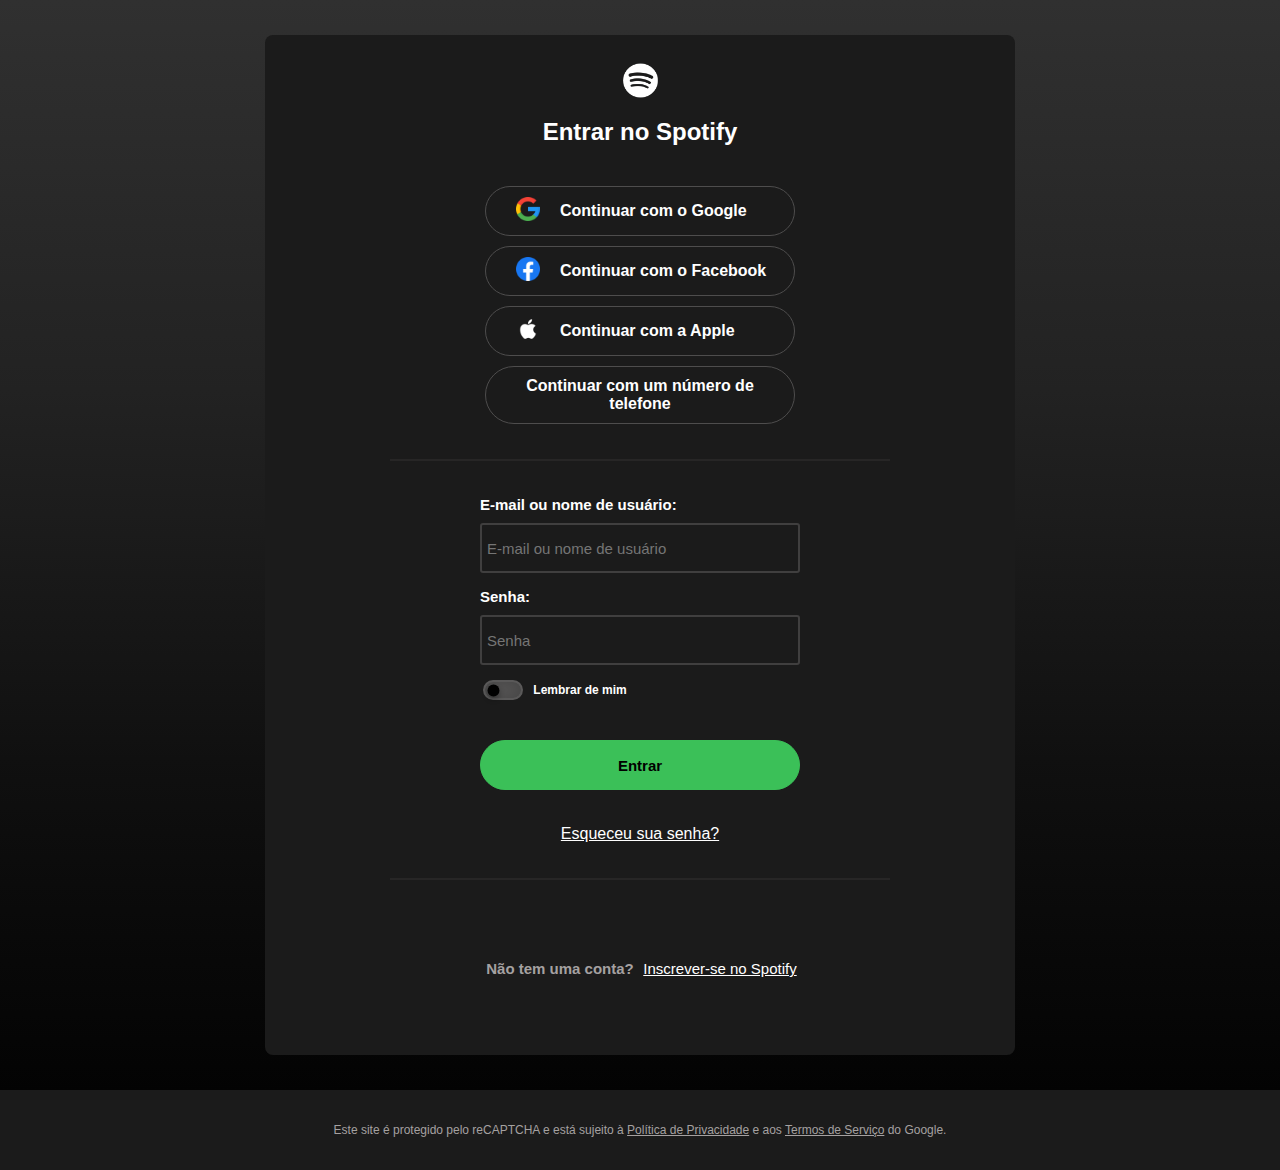
<file: index.html>
<!-- Flávia Glenda  e Lucas Randal -->
<!DOCTYPE html>
<html lang="en">
<head>
    <meta charset="UTF-8">
    <meta name="viewport" content="width=device-width, initial-scale=1.0">
    <link rel="stylesheet" href="https://cdn.jsdelivr.net/npm/bootstrap-icons@1.11.3/font/bootstrap-icons.min.css">
    <link rel="stylesheet" href="login.css">
    <link rel="icon" href="./img/spotify - black.png">
    <title>Login - Spotify</title>
</head>
<body>
    <div id="login">
        <img src="img/spotify.ico" alt="Spotify Logo" class="main-logo">
        <h2 class="main-logo2">Entrar no Spotify</h2>
        <div id="frlogin">
            <a href="https://accounts.google.com/v3/signin/identifier?hl=pt-br&ifkv=AS5LTASpR66GkH7bjEVKapPZXYIjtJPXOrxdkRikQJ6KngVRe0C3hMqNIEGahAULgm0c7XhjAHhMcg&flowName=GlifWebSignIn&flowEntry=ServiceLogin&dsh=S-821415896%3A1717671254342498&ddm=0" class="meio" target="_blank">
                <div class="icon">
                    <img src="icons/google.ico" alt="Google Icon">
                </div>
                <p>Continuar com o Google</p>
            </a>
            <a href="https://www.facebook.com/login.php?skip_api_login=1&api_key=174829003346&kid_directed_site=0&app_id=174829003346&signed_next=1&next=https%3A%2F%2Fwww.facebook.com%2Fv17.0%2Fdialog%2Foauth%3Fclient_id%3D174829003346%26state%3DAQDPc0d%252F4HLdMd%252BP83FRLqSt2qBGTERc7Xyc%252BTEktZ%252BQ4M9p%252Biu8%252B8tSeuuB76592tvr%252B8sx9vfqcQ3cVHVPMPB1ErpaJGomfUn%252FcESGYU3RmIq%252BeHUeowtpK8knHGoQNyh6VYqpj270s3YGGL2lut8UaBsgTyRQppLYyEEFF0PniuKWvI9279abMbEkFMqR5tlymXKf2TSgTu03sI6l%252FxIpTrphIv5ixUNwGVZXo8ZAlIwKTUzBXQlMOZNb4y6mTY30ZQaeiRwGUShLuH20v2alDnwfn%252BRp0Ta0sjBvqvYZcLS7%252FU1o50%252FYEYS3G8K60to8cV7zj97OiKJMo7l0ZmWdTqiDznJg1aqWHSk%253D%26redirect_uri%3Dhttps%253A%252F%252Faccounts.spotify.com%252Flogin%252Ffacebook%252Fredirect%26ret%3Dlogin%26fbapp_pres%3D0%26logger_id%3Da235ca11-6b00-4303-a8bd-cd088915c818%26tp%3Dunspecified&cancel_url=https%3A%2F%2Faccounts.spotify.com%2Flogin%2Ffacebook%2Fredirect%3Ferror%3Daccess_denied%26error_code%3D200%26error_description%3DPermissions%2Berror%26error_reason%3Duser_denied%26state%3DAQDPc0d%252F4HLdMd%252BP83FRLqSt2qBGTERc7Xyc%252BTEktZ%252BQ4M9p%252Biu8%252B8tSeuuB76592tvr%252B8sx9vfqcQ3cVHVPMPB1ErpaJGomfUn%252FcESGYU3RmIq%252BeHUeowtpK8knHGoQNyh6VYqpj270s3YGGL2lut8UaBsgTyRQppLYyEEFF0PniuKWvI9279abMbEkFMqR5tlymXKf2TSgTu03sI6l%252FxIpTrphIv5ixUNwGVZXo8ZAlIwKTUzBXQlMOZNb4y6mTY30ZQaeiRwGUShLuH20v2alDnwfn%252BRp0Ta0sjBvqvYZcLS7%252FU1o50%252FYEYS3G8K60to8cV7zj97OiKJMo7l0ZmWdTqiDznJg1aqWHSk%253D%23_%3D_&display=page&locale=pt_BR&pl_dbl=0" class="meio" target="_blank">
                <div class="icon">
                    <img src="icons/facebook.ico" alt="Facebook Icon">
                </div>
                <p>Continuar com o Facebook</p>
            </a>
            <a href="https://appleid.apple.com/auth/authorize?response_type=code&response_mode=form_post&client_id=com.spotify.accounts&state=AQAs9SrgzSOPgxFIkI%2FILJYhWLBI5XLZiElv%2BJLY9IyF5%2BLst2XbpPir3hZ6Jaa00kcdRW9CzScH6Tv%2F5gyJb%2BCRnFxx0TeJun4UWCwctSZ5T3znTvmJlQruC7ro%2FRBxh0P90LjhzecT1XgoNm3gfDmcLfyIq%2FrUOXCW0xd0wNgVT1DmDsHfvQgcGYjs05pl0ixpapmU55vE4zu%2BfDnfuzJJ02FeEj%2FMjdgblDiNztJiFNAaJS6xS0zMSmgnc%2FNGdISVJ%2BQNynaaiA1MIxuZrpZEuJf0SPUWLlLrIIP6glswXkAt5%2Fzqydr6n8hz0E6m2GnHDc9wsUhriRMqOod6%2FDomxVldpT4Vwi6cU24%3D&scope=name+email&redirect_uri=https%3A%2F%2Faccounts.spotify.com%2Flogin%2Fapple%2Fredirect" class="meio" target="_blank">
                <div class="icon">
                    <img src="icons/apple.ico" alt="Apple Icon">
                </div>
                <p>Continuar com a Apple</p>
            </a>
            <a href="https://accounts.spotify.com/pt-BR/login/phone?continue=https%3A%2F%2Fopen.spotify.com%2Fintl-pt&flow_ctx=b252c3a7-0fa7-44b3-aedf-9a333ce35295:1717698024" class="meio" target="_blank">
                <p>Continuar com um número de telefone</p>
            </a>
            <hr>
            <form action="biblioteca.html">
                <div class="form-login">
                    <label for="email-username">E-mail ou nome de usuário:</label>
                    <input type="text" id="email-username" name="email-username" placeholder="E-mail ou nome de usuário" required>
                </div>
                <div class="form-login">
                    <label for="password">Senha:</label>
                    <input type="password" id="password" name="password" placeholder="Senha" required>
                </div>
                <div id="toggle">
                    <input id="tog" type="checkbox">
                    <label for="remember-me" id="remember-me">Lembrar de mim</label>
                </div>                      
                <button>Entrar</button>
            </form>
            <a href="https://accounts.spotify.com/pt-BR/password-reset?flow_ctx=8980743d-6f26-46f3-ad55-c449254b1989%3A1718132174" id="rs" target="_blank">Esqueceu sua senha?</a>
            <hr>
            <div id="nocont">
                <p>Não tem uma conta?</p> <a href="https://www.spotify.com/br-pt/signup?flow_id=91950e3b-93b0-4612-85ef-d9ff96a590f7%3A1717965242&forward_url=https%3A%2F%2Fopen.spotify.com%2Fintl-pt%3Fflow_ctx%3D91950e3b-93b0-4612-85ef-d9ff96a590f7%253A1717965242" target="_blank">Inscrever-se no Spotify</a>
            </div>
        </div>
    </div>
    <footer>
        <p>Este site é protegido pelo reCAPTCHA e está sujeito à <a href="https://policies.google.com/privacy"target="_blank">Política de Privacidade</a> e aos <a href="https://policies.google.com/terms"target="_blank">Termos de Serviço</a> do Google.</p>
    </footer>
</body>
</html>
</file>
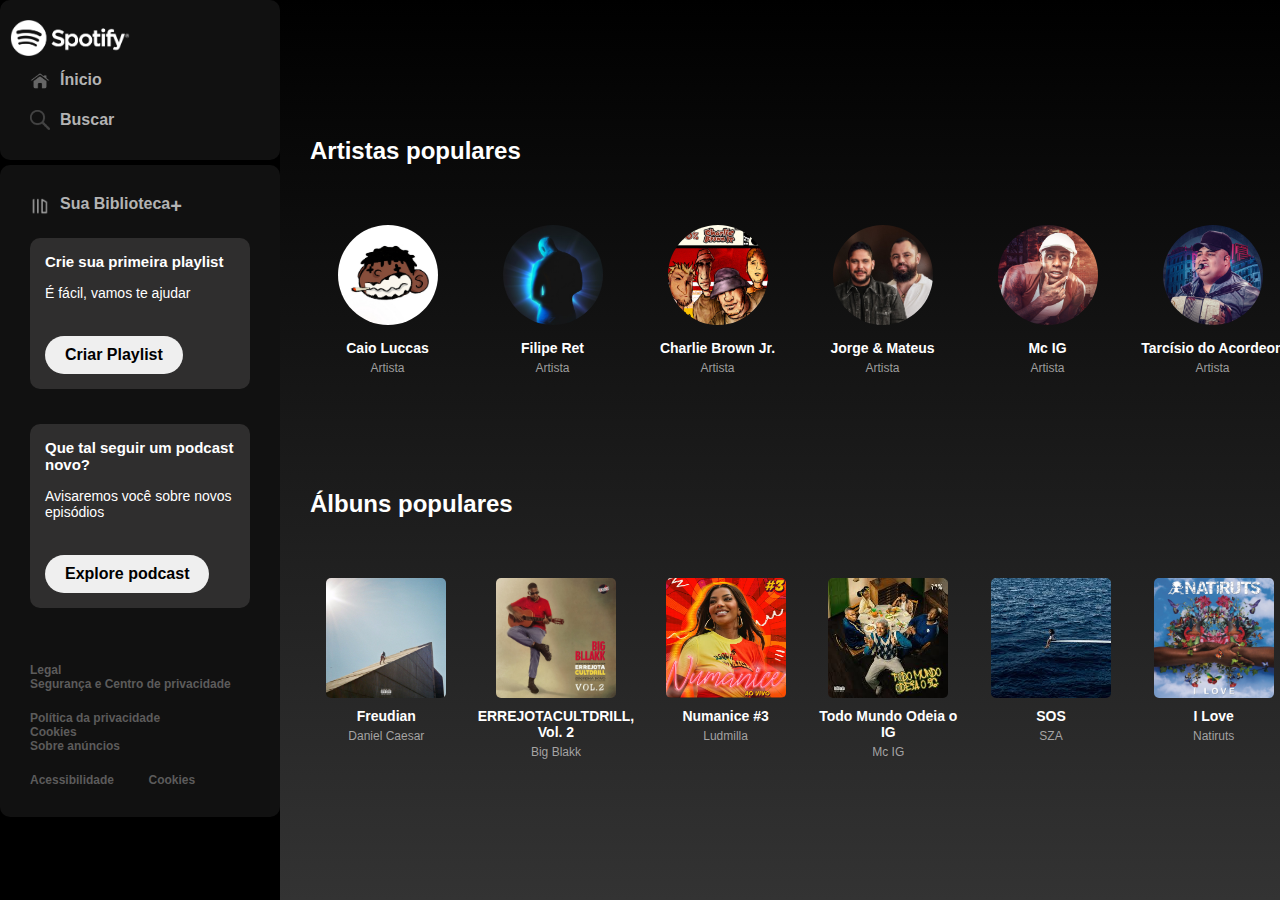
<file: biblioteca.html>
<!-- Flávia Glenda e Lucas Randal -->
<!DOCTYPE html>
<html lang="pt-BR">
<head>
    <meta charset="UTF-8">
    <meta name="viewport" content="width=device-width, initial-scale=1.0">
    <title>Spotify - Web player: música para todas as pessoas</title>
    <link rel="stylesheet" href="biblioteca.css">
    <link rel="stylesheet" href="https://cdnjs.cloudflare.com/ajax/libs/font-awesome/6.0.0-beta3/css/all.min.css">
    <link rel="shortcut icon" href="img/spotifyy.png" >
</head>
<body>
    <div class="sidebar">
        <div class="sidebar-nav">
            <div class="logo">
                <img src="img/logo spotify biblioteca.png" alt="Spotify">
            </div>
            <ul>
                <li>
                    <a href="#">
                        <img src="img/homeeee.png" alt="Ínicio">
                        <span>Ínicio</span>
                    </a>
                </li>
                <li>
                    <a href="#">
                        <img src="img/buscar.png" alt="Buscar">
                        <span>Buscar</span>
                    </a>
                </li>
            </ul>
        </div>
        <div class="sidebar-nav box2">
            <ul>
                <li>
                    <a href="#">
                        <img src="img/biblioteca.png" alt="Biblioteca">
                        <span class="library">Sua Biblioteca</span>
                    </a>
                </li>
                <li>
                    <div class="sidebar-scroll">
                        <div class="playlist">
                            <h4>Crie sua primeira playlist</h4>
                            <p>É fácil, vamos te ajudar</p>
                            <button>Criar Playlist</button>
                        </div>
                    </div>
                </li>
                <li>
                    <div class="playlist">
                        <h4>Que tal seguir um podcast novo?</h4>
                        <p>Avisaremos você sobre novos episódios</p>
                        <button>Explore podcast</button>
                    </div>
                </li>
            </ul>
            </ul>
            <div class="privacidade">
                <ul>
                    <li>
                        <a href="">Legal</a>
                        <a href="">Segurança e Centro de privacidade</a>
                      
                    </li>
                    <li>
                        <a href="">Política da privacidade</a>
                        <a href="">Cookies</a>
                        <a href="">Sobre anúncios</a>
                    </li>
                    <li>
                        <a href="">Acessibilidade</a>
                    </li>
                    <li>
                        <a href="">Cookies</a>
                    </li>
                </ul>
        
        </div>
    </div>
    </div>

    <div class="container">
        <div class="main-content">
            <header>
                <h2>Artistas populares</h2>
                <div class="img">
                    <div class="artist">
                        <img src="./img/CAIO.jpg" alt="Caio Luccas">
                        <h3>Caio Luccas</h3>
                        <p>Artista</p>
                        <img  class="green-play" src="img/green_play.png" alt="">
                    </div>
                    <div class="artist">
                        <img src="./img/FILIPERET.jpg" alt="Filipe Ret">
                        <h3>Filipe Ret</h3>
                        <p>Artista</p>
                        <img  class="green-play" src="img/green_play.png" alt="">
                    </div>
                    <div class="artist">
                        <img src="./img/CHARLIEBROWNJR.jpg" alt="CBJR">
                        <h3>Charlie Brown Jr.</h3>
                        <p>Artista</p>
                        <img  class="green-play" src="img/green_play.png" alt="">
                    </div>
                    <div class="artist">
                        <img src="./img/jorge e mateus.jpg" alt="Jorge e Mateus">
                        <h3>Jorge & Mateus</h3>
                        <p>Artista</p>
                        <img  class="green-play" src="img/green_play.png" alt="">
                    </div>
                    <div class="artist">
                        <img src="./img/MCIG.jpg" alt="MC IG">
                        <h3>Mc IG</h3>
                        <p>Artista</p>
                        <img  class="green-play" src="img/green_play.png" alt="">
                    </div>
                    <div class="artist">
                        <img src="./img/TARCISIODOACORDEON.jpeg" alt="Tarcisio Do Acordeon">
                        <h3>Tarcísio do Acordeon</h3>
                        <p>Artista</p>
                        <img  class="green-play" src="img/green_play.png" alt="">
                    </div>
                </div>
            </header>
        </div>
        <div class="main-content">
            <header>
                <h2>Álbuns populares</h2>
                <div class="img">
                    <div class="album">
                        <img src="./img/danielcaesaralbum.jpg" alt="Daniel Caesar">
                        <h3>Freudian</h3>
                        <p>Daniel Caesar</p>
                        <a href="player.html">
                            <img class="green-play" src="img/green_play.png" alt="">
                        </a>
                    </div>
                    <div class="album">
                        <img src="./img/ALBUMBIGBLAKK.jpg" alt="Big Blakk">
                        <h3>ERREJOTACULTDRILL, Vol. 2</h3>
                        <p>Big Blakk</p>
                        <img  class="green-play" src="img/green_play.png" alt="">
                    </div>
                    <div class="album">
                        <img src="./img/ludmillaalbum.PNG" alt="Ludmilla">
                        <h3>Numanice #3</h3>
                        <p>Ludmilla</p>
                        <img  class="green-play" src="img/green_play.png" alt="">
                    </div>
                    <div class="album">
                        <img src="./img/todomundoodeiaoig.jpg" alt="Mc IG">
                        <h3>Todo Mundo Odeia o IG</h3>
                        <p>Mc IG</p>
                        <img  class="green-play" src="img/green_play.png" alt="">
                    </div>
                    <div class="album">
                        <img src="./img/szaalbum.jpg" alt="SZA">
                        <h3>SOS</h3>
                        <p>SZA</p>
                        <img  class="green-play" src="img/green_play.png" alt="">
                    </div>
                    <div class="album">
                        <img src="./img/natiruts album.jpg" alt="Natiruts">
                        <h3>I Love</h3>
                        <p>Natiruts</p>
                        <img  class="green-play" src="img/green_play.png" alt="">
                    </div>
                </div>
            </header>
        </div>
    </div>
</body>
</html>
</file>
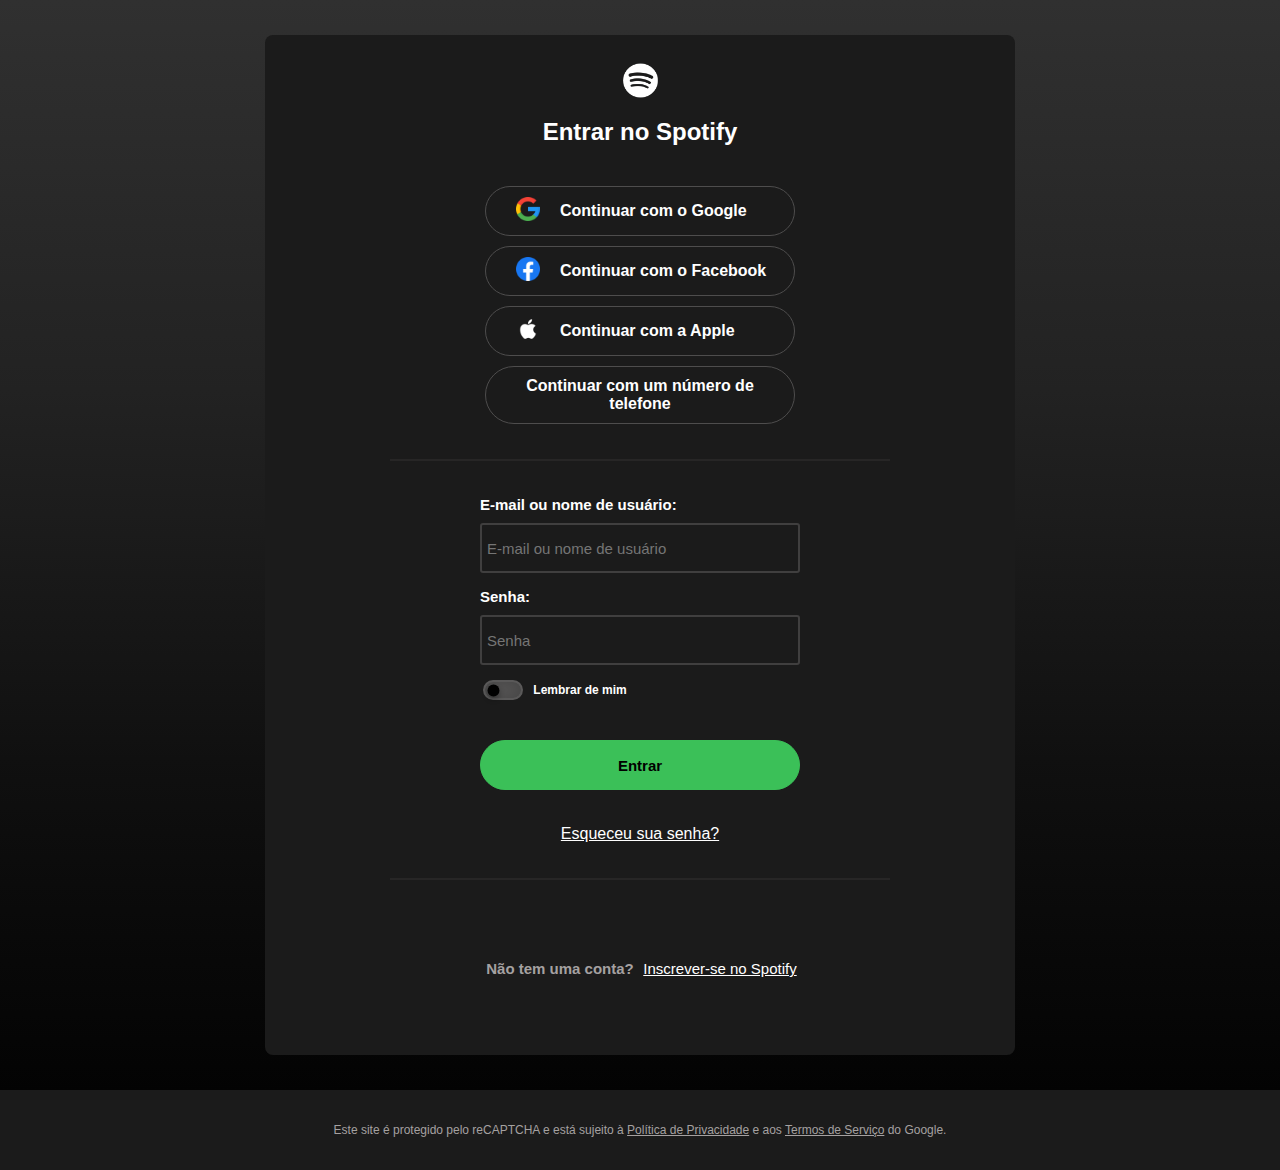
<file: login.html>
<!-- Flávia Glenda  e Lucas Randal -->
<!DOCTYPE html>
<html lang="en">
<head>
    <meta charset="UTF-8">
    <meta name="viewport" content="width=device-width, initial-scale=1.0">
    <link rel="stylesheet" href="https://cdn.jsdelivr.net/npm/bootstrap-icons@1.11.3/font/bootstrap-icons.min.css">
    <link rel="stylesheet" href="login.css">
    <link rel="icon" href="./img/spotify - black.png">
    <title>Spotify Login</title>
</head>
<body>
    <div id="login">
        <img src="img/spotify.ico" alt="Spotify Logo" class="main-logo">
        <h2 class="main-logo2">Entrar no Spotify</h2>
        <div id="frlogin">
            <a href="https://accounts.google.com/v3/signin/identifier?hl=pt-br&ifkv=AS5LTASpR66GkH7bjEVKapPZXYIjtJPXOrxdkRikQJ6KngVRe0C3hMqNIEGahAULgm0c7XhjAHhMcg&flowName=GlifWebSignIn&flowEntry=ServiceLogin&dsh=S-821415896%3A1717671254342498&ddm=0" class="meio" target="_blank">
                <div class="icon">
                    <img src="icons/google.ico" alt="Google Icon">
                </div>
                <p>Continuar com o Google</p>
            </a>
            <a href="https://www.facebook.com/login.php?skip_api_login=1&api_key=174829003346&kid_directed_site=0&app_id=174829003346&signed_next=1&next=https%3A%2F%2Fwww.facebook.com%2Fv17.0%2Fdialog%2Foauth%3Fclient_id%3D174829003346%26state%3DAQDPc0d%252F4HLdMd%252BP83FRLqSt2qBGTERc7Xyc%252BTEktZ%252BQ4M9p%252Biu8%252B8tSeuuB76592tvr%252B8sx9vfqcQ3cVHVPMPB1ErpaJGomfUn%252FcESGYU3RmIq%252BeHUeowtpK8knHGoQNyh6VYqpj270s3YGGL2lut8UaBsgTyRQppLYyEEFF0PniuKWvI9279abMbEkFMqR5tlymXKf2TSgTu03sI6l%252FxIpTrphIv5ixUNwGVZXo8ZAlIwKTUzBXQlMOZNb4y6mTY30ZQaeiRwGUShLuH20v2alDnwfn%252BRp0Ta0sjBvqvYZcLS7%252FU1o50%252FYEYS3G8K60to8cV7zj97OiKJMo7l0ZmWdTqiDznJg1aqWHSk%253D%26redirect_uri%3Dhttps%253A%252F%252Faccounts.spotify.com%252Flogin%252Ffacebook%252Fredirect%26ret%3Dlogin%26fbapp_pres%3D0%26logger_id%3Da235ca11-6b00-4303-a8bd-cd088915c818%26tp%3Dunspecified&cancel_url=https%3A%2F%2Faccounts.spotify.com%2Flogin%2Ffacebook%2Fredirect%3Ferror%3Daccess_denied%26error_code%3D200%26error_description%3DPermissions%2Berror%26error_reason%3Duser_denied%26state%3DAQDPc0d%252F4HLdMd%252BP83FRLqSt2qBGTERc7Xyc%252BTEktZ%252BQ4M9p%252Biu8%252B8tSeuuB76592tvr%252B8sx9vfqcQ3cVHVPMPB1ErpaJGomfUn%252FcESGYU3RmIq%252BeHUeowtpK8knHGoQNyh6VYqpj270s3YGGL2lut8UaBsgTyRQppLYyEEFF0PniuKWvI9279abMbEkFMqR5tlymXKf2TSgTu03sI6l%252FxIpTrphIv5ixUNwGVZXo8ZAlIwKTUzBXQlMOZNb4y6mTY30ZQaeiRwGUShLuH20v2alDnwfn%252BRp0Ta0sjBvqvYZcLS7%252FU1o50%252FYEYS3G8K60to8cV7zj97OiKJMo7l0ZmWdTqiDznJg1aqWHSk%253D%23_%3D_&display=page&locale=pt_BR&pl_dbl=0" class="meio" target="_blank">
                <div class="icon">
                    <img src="icons/facebook.ico" alt="Facebook Icon">
                </div>
                <p>Continuar com o Facebook</p>
            </a>
            <a href="https://appleid.apple.com/auth/authorize?response_type=code&response_mode=form_post&client_id=com.spotify.accounts&state=AQAs9SrgzSOPgxFIkI%2FILJYhWLBI5XLZiElv%2BJLY9IyF5%2BLst2XbpPir3hZ6Jaa00kcdRW9CzScH6Tv%2F5gyJb%2BCRnFxx0TeJun4UWCwctSZ5T3znTvmJlQruC7ro%2FRBxh0P90LjhzecT1XgoNm3gfDmcLfyIq%2FrUOXCW0xd0wNgVT1DmDsHfvQgcGYjs05pl0ixpapmU55vE4zu%2BfDnfuzJJ02FeEj%2FMjdgblDiNztJiFNAaJS6xS0zMSmgnc%2FNGdISVJ%2BQNynaaiA1MIxuZrpZEuJf0SPUWLlLrIIP6glswXkAt5%2Fzqydr6n8hz0E6m2GnHDc9wsUhriRMqOod6%2FDomxVldpT4Vwi6cU24%3D&scope=name+email&redirect_uri=https%3A%2F%2Faccounts.spotify.com%2Flogin%2Fapple%2Fredirect" class="meio" target="_blank">
                <div class="icon">
                    <img src="icons/apple.ico" alt="Apple Icon">
                </div>
                <p>Continuar com a Apple</p>
            </a>
            <a href="https://accounts.spotify.com/pt-BR/login/phone?continue=https%3A%2F%2Fopen.spotify.com%2Fintl-pt&flow_ctx=b252c3a7-0fa7-44b3-aedf-9a333ce35295:1717698024" class="meio" target="_blank">
                <p>Continuar com um número de telefone</p>
            </a>
            <hr>
            <form action="biblioteca.html">
                <div class="form-login">
                    <label for="email-username">E-mail ou nome de usuário:</label>
                    <input type="text" id="email-username" name="email-username" placeholder="E-mail ou nome de usuário" required>
                </div>
                <div class="form-login">
                    <label for="password">Senha:</label>
                    <input type="password" id="password" name="password" placeholder="Senha" required>
                </div>
                <div id="toggle">
                    <input id="tog" type="checkbox">
                    <label for="remember-me" id="remember-me">Lembrar de mim</label>
                </div>                      
                <button>Entrar</button>
            </form>
            <a href="https://accounts.spotify.com/pt-BR/password-reset?flow_ctx=8980743d-6f26-46f3-ad55-c449254b1989%3A1718132174" id="rs" target="_blank">Esqueceu sua senha?</a>
            <hr>
            <div id="nocont">
                <p>Não tem uma conta?</p> <a href="https://www.spotify.com/br-pt/signup?flow_id=91950e3b-93b0-4612-85ef-d9ff96a590f7%3A1717965242&forward_url=https%3A%2F%2Fopen.spotify.com%2Fintl-pt%3Fflow_ctx%3D91950e3b-93b0-4612-85ef-d9ff96a590f7%253A1717965242" target="_blank">Inscrever-se no Spotify</a>
            </div>
        </div>
    </div>
    <footer>
        <p>Este site é protegido pelo reCAPTCHA e está sujeito à <a href="https://policies.google.com/privacy"target="_blank">Política de Privacidade</a> e aos <a href="https://policies.google.com/terms"target="_blank">Termos de Serviço</a> do Google.</p>
    </footer>
</body>
</html>
</file>
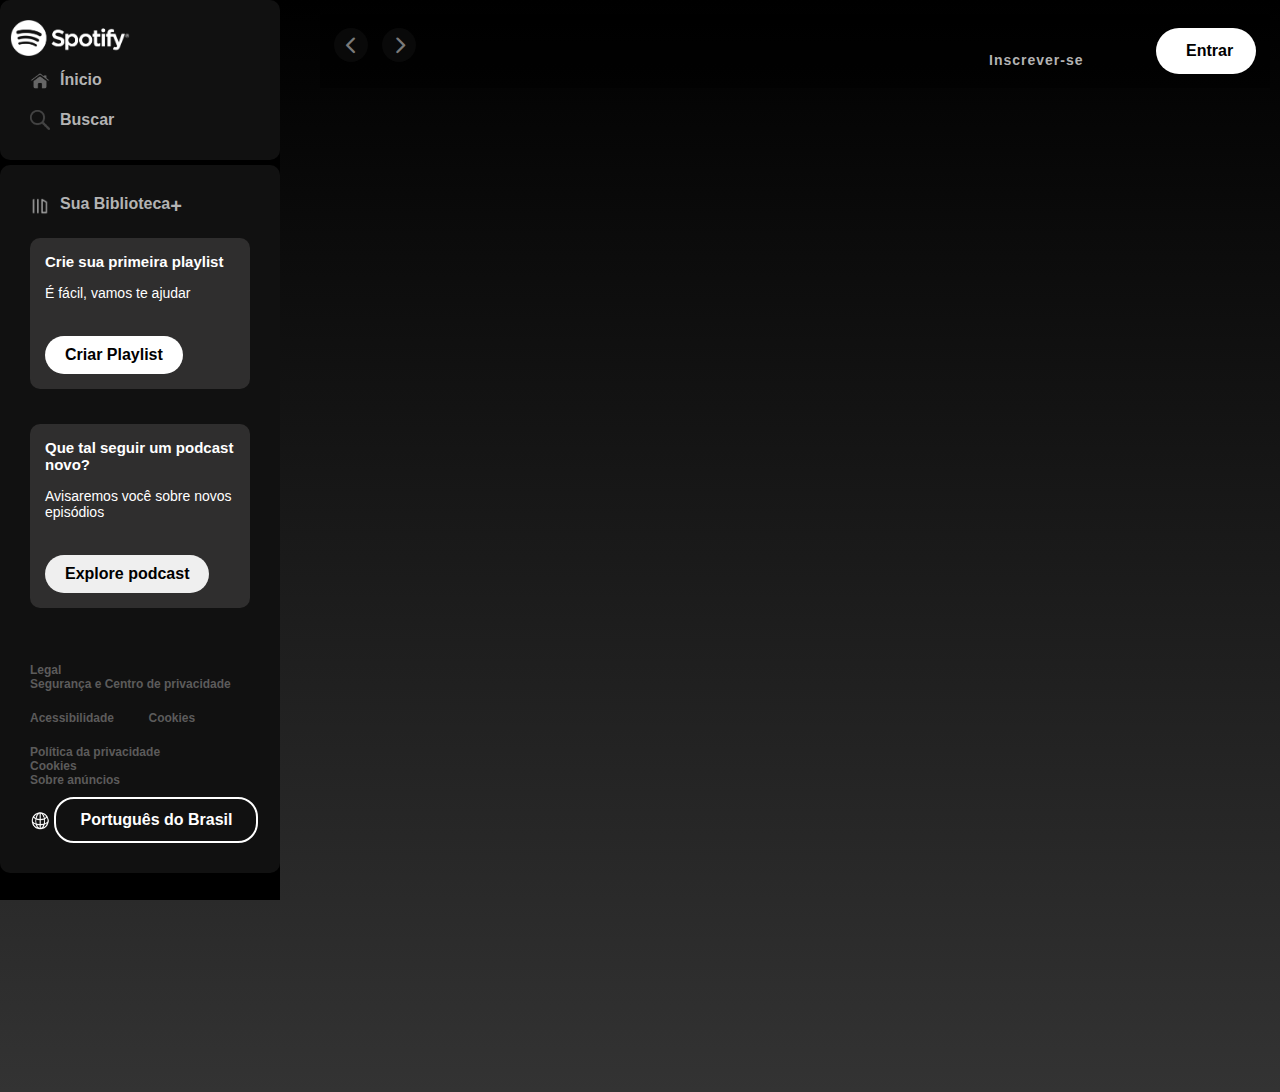
<file: player.html>
<!-- Flávia Glenda e Lucas Ranal -->
<!DOCTYPE html>
<html lang="pt-BR">
<head>
    <meta charset="UTF-8">
    <meta name="viewport" content="width=device-width, initial-scale=1.0">
    <title>Daniel Caesar | Spotify</title>
    <link rel="stylesheet" href="player.css">
    <link rel="stylesheet" href="https://cdnjs.cloudflare.com/ajax/libs/font-awesome/6.0.0-beta3/css/all.min.css">
    <link rel="shortcut icon" href="img/spotifyy.png" >
</head>
<body>
    <div class="sidebar">
        <div class="sidebar-nav">
            <div class="logo">
                <img src="img/logo spotify biblioteca.png" alt="Spotify">
            </div>
            <ul>
                <li>
                    <a href="#">
                        <img src="img/homeeee.png" alt="Ínicio">
                        <span>Ínicio</span>
                    </a>
                </li>
                <li>
                    <a href="#">
                        <img src="img/buscar.png" alt="Buscar">
                        <span>Buscar</span>
                    </a>
                </li>
            </ul>
        </div>
        <div class="sidebar-nav box2">
            <ul>
                <li>
                    <a href="biblioteca.html">
                        <img src="img/biblioteca.png" alt="Biblioteca">
                        <span class="library">Sua Biblioteca</span>
                    </a>
                </li>
                <li>
                    <div class="sidebar-scroll">
                        <div class="playlist">
                            <h4>Crie sua primeira playlist</h4>
                            <p>É fácil, vamos te ajudar</p>
                            <button class="btn-brasil">Criar Playlist</button>
                        </div>
                    </div>
                </li>
                <li>
                    <div class="playlist">
                        <h4>Que tal seguir um podcast novo?</h4>
                        <p>Avisaremos você sobre novos episódios</p>
                        <button>Explore podcast</button>
                    </div>
                </li>
            </ul>
            <div class="privacidade">
                <ul>
                    <li>
                        <a href="#">Legal</a>
                        <a href="#">Segurança e Centro de privacidade</a>
                    </li>
                    <li>
                        <a href="#">Acessibilidade</a>
                    </li>
                    <li>
                        <a href="#">Cookies</a>
                    </li>
                    <li>
                        <a href="#">Política da privacidade</a>
                        <a href="#">Cookies</a>
                        <a href="#">Sobre anúncios</a>
                        <span class="flag-icon">
                            <img src="img/portugues.png" alt="Português do Brasil">
                        </span>
                        <button class="brasilportugues">Português do Brasil</button>
                    </li>
                </ul>
            </div>
        </div>
    </div>

    <div class="main-content-player">
        <div class="top-bar-player">
            <div class="prev-next-buttons">
                <button type="button" class="fa fas fa-chevron-left"></button>
                <button type="button" class="fa fas fa-chevron-right"></button>
            </div>

            <div class="navbar">
                <ul>
                    <li class="divider"></li>
                    <li><a href="#">Inscrever-se</a></li>
                </ul>
                <a href="index.html"><button type="button">Entrar</button></a>
            </div>
        </div>

        <div class="main">
            <div class="player">
                <iframe style="border-radius: 12px;" src="https://open.spotify.com/embed/artist/20wkVLutqVOYrc0kxFs7rA?utm_source=generator" width="100%" height="900" frameborder="0" allowfullscreen="" allow="autoplay; clipboard-write; encrypted-media; fullscreen; picture-in-picture" loading="lazy"></iframe>
            </div>
        </div>
    </div>
</body>
</html>
</file>
<file: login.css>
* {
    font-family: 'Gotham', sans-serif;
    margin: 0;
    padding: 0;
    box-sizing: border-box;
}

body {
    background: linear-gradient(to bottom, #303030, #222222, #0f0f0f, #000000);
    color: white;
    display: flex;
    flex-direction: column;
    min-height: 100vh;
}

.container {
    flex: 1;
    display: flex;
    justify-content: center;
    align-items: center;
}

#login {
    background-color: #1b1b1b;
    border-radius: 8px;
    text-align: center;
    width: 750px;
    height: 1020px;
    display: flex;
    flex-direction: column;
    justify-content: center;
    align-items: center;
    margin: 50px auto; 
    margin-top: 35px;
}

.main-logo {
    width: 35px;
    height: 35px;
    margin-bottom: 20px;
    margin-top: -50px;
}

.main-logo2 {
    margin-bottom: 30px;
}

.meio {
    display: flex;
    align-items: center;
    margin: 10px 0;
    background-color: #1b1b1b;
    padding: 10px;
    border-radius: 30px;
    border: 1px solid rgb(78, 77, 77);
    width: 310px;
    margin-left: auto;
    margin-right: auto;
    margin-bottom: 5px;
    text-decoration: none;
    color: white;
    font-size: 16px;
}

.meio p {
    color: white;
}

.meio:hover {
    border: solid 1px white;
}

#frlogin p {
    font-weight: bold;
    display: flex;
    justify-content: center;
    align-items: center;
}

.icon img {
    width: 24px;
    height: 24px;
    margin-right: 20px;
    margin-left: 20px;
}

.meio p {
    margin: 0;
}

hr {
    margin-top: 35px;
    margin-bottom: 35px;
    margin-left: auto;
    margin-right: auto;
    border: 1px solid rgb(39, 38, 38);
    width: 500px;
}

input {
    width: 320px;
    height: 50px;
    padding: 5px;
    margin-bottom: 10px;
    border: 2px solid rgb(64, 63, 63);
    background-color: #1b1b1b;
    border-radius: 3px;
    color: white;
    font-size: 15px;
}

input:hover {
    border: solid 1px white;
}

form {
    display: flex;
    flex-direction: column;
    align-items: center;
    justify-content: center;
    text-align: left;
}

.form-login {
    margin-bottom: 5px;
    font-weight: bold;
    font-size: 15px;
}

label {
    margin-bottom: 10px;
    display: block;
}

input[type="checkbox"] {
    appearance: none;
    width: 40px;
    height: 20px;
    border-radius: 50px;
    box-shadow: inset 0px 0px 16px 1px rgba(0, 0, 0, 0.24);
    cursor: pointer;
    transition: .4s;
    position: relative;
    margin-right: 280px;
    background-color: rgb(90, 89, 89);
}

input:checked[type="checkbox"] {
    background-color: rgb(110, 244, 110);
    border: rgb(110, 244, 110);
}

input[type="checkbox"]:before {
    content: '';
    width: 17px;
    height: 17px;
    border-radius: 100px;
    position: absolute;
    background-color: black;
    box-shadow: 0px 4px 8px 1px rgba(0, 0, 0, 0.25);
    left: 0;
    top: 0;
    transform: scale(0.7);
    transition: .4s;
}

input:checked[type="checkbox"]:before {
    left: 20px;
}

#remember-me {
    font-size: 12px;
}

#toggle {
    display: flex;
    align-items: center;
}

#tog {
    border: solid rgb(90, 89, 89) 2px;
}

#tog:hover {
    border: solid white 2px;
}

#toggle label {
    margin-left: -270px; 
    margin-right: 170px;
    font-weight: bold;
}

button {
    width: 320px;
    height: 50px;
    border-radius: 50px;
    background-color: rgb(59, 192, 88);
    font-weight: bold;
    border: solid 1px rgb(59, 192, 88);
    margin-top: 30px;
    font-size: 15px;
    cursor: pointer;
    margin-bottom: 35px;
}

#rs {
    color: white;
    cursor: pointer;
}

#rs:hover {
    color: rgb(59, 192, 88);
}

footer {
    background-color: #1b1b1b;
    color: rgb(165, 161, 161);
    padding: 10px;
    display: flex;
    justify-content: center;
    align-items: center;
    margin-top: -15px;
    height: 80px;
    font-size: 12px;
}

footer a {
    color: rgb(165, 161, 161);
}

a {
    color: white;
}

p {
    color: rgb(165, 161, 161);
}

#nocont {
    display: grid;
    grid-template-columns: repeat(2, 2fr);
    grid-gap: -50px;
    margin-top: 80px;
    font-size: 15px;
    margin-left: 90px;
    margin-right: 90px;
}
</file>
<file: biblioteca.css>
* {
    font-family: 'Gotham', sans-serif;
    margin: 0;
    padding: 0;
    box-sizing: border-box;
}

body {
    background: linear-gradient(to bottom, #000000, #333333); 
    color: white;
    display: flex;
    justify-content: center;
    align-items: center;
    min-height: 100vh; 
    flex-direction: column;
    overflow-x: hidden; 
}

.sidebar {
    width: 280px;
    background: #000000;
    position: fixed;
    top: 0;
    left: 0;
    bottom: 0;
    z-index: 1;
    overflow-y: auto;
}

.sidebar-nav {
    background: #111111;
    border-radius: 10px;
    padding: 20px 10px;
    margin-bottom: 5px;
}

.sidebar-nav .logo {
    width: 120px;
}

.sidebar-nav .logo img {
    width: 100%;
}

.sidebar-nav ul {
    list-style: none;
}

.sidebar-nav ul li {
    padding: 10px 20px;
}

.sidebar-nav ul li a {
    display: flex;
    align-items: center;
    text-decoration: none;
    color: #b3b3b3;
    font-size: 16px;
    font-weight: 600;
}

.sidebar-nav ul li a img {
    margin-right: 10px;
    width: 20px; 
}

.library::after {
    content: '+';
    float: right;
    text-align: center;
    border-radius: 50%;
    font-size: 20px;
}

.playlist {
    background: #2f2e2e;
    padding: 15px;
    border-radius: 10px;
    margin-bottom: 15px;
}

.playlist h4 {
    color: #fff;
    font-size: 15px;
    margin-bottom: 10px;
}

.playlist p {
    color: #fff;
    font-size: 14px;
    margin-top: 15px;
    margin-bottom: 15px;
}

.playlist button {
    margin-top: 20px;
    padding: 10px 20px;
    border: 0;
    outline: 0;
    border-radius: 20px;
    font-weight: 600;
    font-size: 16px;
}

.privacidade ul {
    list-style: none;
    margin-top: 20px;
}

.privacidade ul li {
    display: inline-block;
    padding-right: 10px;
}

.privacidade ul li a {
    text-decoration: none;
    color: #5c5b5b;
    font-size: 12px; 
    font-weight: 600;
}

.flag-icon {
    display: inline-block;
    vertical-align: middle;
}

.flag-icon img {
    width: 20px; 
    vertical-align: middle;
}

.main-content-player {
    margin-left: 320px;
    margin-bottom: 100px;
    width: calc(100% - 320px);
}

.top-bar-player {
    display: flex;
    justify-content: space-between;
    background-color: rgba(0, 0, 0, 0.4);
    border-top-right-radius: 5px;
    border-top-left-radius: 5px;
    margin-top: 14px;
    margin-right: 10px;
    padding: 14px;
}

.top-bar-player .prev-next-buttons button {
    color: #7a7a7a;
    cursor: not-allowed;
    width: 34px;
    height: 34px;
    border-radius: 100%;
    font-size: 18px;
    border: 0px;
    background-color: #090909;
    margin-right: 10px;
}

.top-bar-player .navbar {
    display: flex;
    align-items: center;
}

.top-bar-player .navbar ul {
    list-style-type: none;
}

.top-bar-player .navbar ul li {
    display: inline-block;
    margin: 0px 8px;
}

.top-bar-player .navbar ul li a {
    color: #b3b3b3;
    text-decoration: none;
    font-weight: bold;
    font-size: 14px;
    letter-spacing: 1px;
}

.top-bar-player .navbar ul li a:hover,
.top-bar-player .navbar ul li a:active,
.top-bar-player .navbar ul li a:focus {
    color: white;
}

.top-bar-player .navbar ul li.divider {
    color: white;
    font-size: 26px;
    margin: 0px 20px;
    width: 99.1%;
}

.top-bar-player .navbar button {
    background-color: white;
    color: black;
    font-size: 16px;
    font-weight: bold;
    padding: 14px 30px;
    border: 0px;
    width: 100px;
    border-radius: 40px;
    cursor: pointer;
    margin-left: 20px;
}

.container {
    width: calc(100% - 300px);
    margin-left: 320px;
}

.main-content {
    display: flex;
    flex-direction: column;
    align-items: center;
    margin-top: 50px; 
}

header {
    width: 100%;
}

header h2 {
    margin-bottom: 60px; 
}

.img {
    display: grid;
    grid-template-columns: repeat(6, 1fr); 
    gap: 10px; 
    margin-top: 40px; 
}

.artist, .album {
    text-align: center; 
    padding: 0 5px; 
}

.artist img {
    width: 100px; 
    height: 100px; 
    border-radius: 50%; 
    object-fit: cover; 
    display: block;
    margin: 0 auto 15px; 
}

.album img {
    width: 120px; 
    height: 120px;
    border-radius: 5px; 
    object-fit: cover; 
    display: block;
    margin: 0 auto 5px; 
}

.artist h3, .album h3 {
    margin-top: 10px; 
    margin-bottom: 5px; 
    font-size: 14px; 
}

.artist p, .album p {
    color: rgba(223, 222, 221, 0.686);
    font-size: 12px; 
    margin-bottom: 10px; 
}

.album p {
    margin-top: 5px; 
}

.artist .green-play {
    width: 40px; 
    height: 40px; 
    opacity: 0;
    margin-left: 90px; 
    position: relative;
    top: -40px; 
    transition: top ease 0.3s, opacity 0.3s;
}

.artist .green-play img {
    width: 40px; 
    height: 40px;  
}

.album .green-play {
    width: 40px;  
    height: 40px;  
    opacity: 0;
    margin-left: 90px; 
    position: relative;
    top: -40px; 
    transition: top ease 0.3s, opacity 0.3s;
}

.album .green-play img {
    width: 30px;  
    height: 30px;  
}

.artist:hover .green-play {
    opacity: 1;
    top: -80px; 
}

.album:hover .green-play  {
    opacity: 1;
    top: -80px; 
}
</file>
<file: player.css>
* {
    font-family: 'Gotham', sans-serif;
    margin: 0;
    padding: 0;
    box-sizing: border-box;
}

body {
    background: linear-gradient(to bottom, #000000, #333333);
    color: white;
    display: flex;
    justify-content: center;
    align-items: center;
    min-height: 100vh;
    flex-direction: column;
    overflow-x: hidden;
}

.sidebar {
    width: 280px;
    background: #000000;
    position: fixed;
    top: 0;
    left: 0;
    bottom: 0;
    z-index: 1;
    overflow-y: auto;
}

.sidebar-nav {
    background: #111111;
    border-radius: 10px;
    padding: 20px 10px;
    margin-bottom: 5px;
}

.sidebar-nav .logo {
    width: 120px;
}

.sidebar-nav .logo img {
    width: 100%;
}

.sidebar-nav ul {
    list-style: none;
}

.sidebar-nav ul li {
    padding: 10px 20px;
}

.sidebar-nav ul li a {
    display: flex;
    align-items: center;
    text-decoration: none;
    color: #b3b3b3;
    font-size: 16px;
    font-weight: 600;
}

.sidebar-nav ul li a img {
    margin-right: 10px;
    width: 20px; 
}

.library::after {
    content: '+';
    float: right;
    text-align: center;
    border-radius: 50%;
    font-size: 20px;
}

.playlist {
    background: #2f2e2e;
    padding: 15px;
    border-radius: 10px;
    margin-bottom: 15px;
}

.playlist h4 {
    color: #fff;
    font-size: 15px;
    margin-bottom: 10px;
}

.playlist p {
    color: #fff;
    font-size: 14px;
    margin-top: 15px;
    margin-bottom: 15px;
}

.playlist button {
    margin-top: 20px;
    padding: 10px 20px;
    border: 0;
    outline: 0;
    border-radius: 20px;
    font-weight: 600;
    font-size: 16px;
}

.privacidade ul {
    list-style: none;
    margin-top: 20px;
}

.privacidade ul li {
    display: inline-block;
    padding-right: 10px;
}

.privacidade ul li a {
    text-decoration: none;
    color: #5c5b5b;
    font-size: 12px; 
    font-weight: 600;
}

.flag-icon {
    display: inline-block;
    vertical-align: middle;
}

.flag-icon img {
    width: 20px; 
    vertical-align: middle;
}

.main-content-player {
    margin-left: 320px;
    margin-bottom: 100px;
    width: calc(100% - 320px);
}

.top-bar-player {
    display: flex;
    justify-content: space-between;
    background-color: rgba(0, 0, 0, 0.4);
    border-top-right-radius: 5px;
    border-top-left-radius: 5px;
    margin-top: 14px;
    margin-right: 10px;
    padding: 14px;
}

.top-bar-player .prev-next-buttons button {
    color: #7a7a7a;
    cursor: not-allowed;
    width: 34px;
    height: 34px;
    border-radius: 100%;
    font-size: 18px;
    border: 0px;
    background-color: #090909;
    margin-right: 10px;
}

.top-bar-player .navbar {
    display: flex;
    align-items: center;
}

.top-bar-player .navbar ul {
    list-style-type: none;
}

.top-bar-player .navbar ul li {
    display: inline-block;
    margin: 0px 8px;
}

.top-bar-player .navbar ul li a {
    color: #b3b3b3;
    text-decoration: none;
    font-weight: bold;
    font-size: 14px;
    letter-spacing: 1px;
}

.top-bar-player .navbar ul li a:hover,
.top-bar-player .navbar ul li a:active,
.top-bar-player .navbar ul li a:focus {
    color: white;
}

.top-bar-player .navbar ul li.divider {
    color: white;
    font-size: 26px;
    margin: 0px 20px;
    width: 99.1%;
}

.top-bar-player .navbar button {
    background-color: white;
    color: black;
    font-size: 16px;
    font-weight: bold;
    padding: 14px 30px;
    border: 0px;
    width: 100px;
    border-radius: 40px;
    cursor: pointer;
    margin-left: 20px;
}

.btn-brasil {
    display: inline-block;
    background-color: white;
    color: rgb(0, 0, 0);
    font-size: 16px;
    font-weight: bold;
    border: 2px solid white; 
    border-radius: 20px;
    padding: 12px 24px;
    margin-top: 10px;
    cursor: pointer;
    transition: background-color 0.3s ease;
}
.brasilportugues {
    display: inline-block;
    background-color: transparent;
    color: rgb(255, 255, 255);
    font-size: 16px;
    font-weight: bold;
    border: 2px solid white; 
    border-radius: 20px;
    padding: 12px 24px;
    margin-top: 10px;
    cursor: pointer;
    transition: background-color 0.3s ease;
}

.btn-brasil:hover {
    background-color: #777777;
}
</file>
